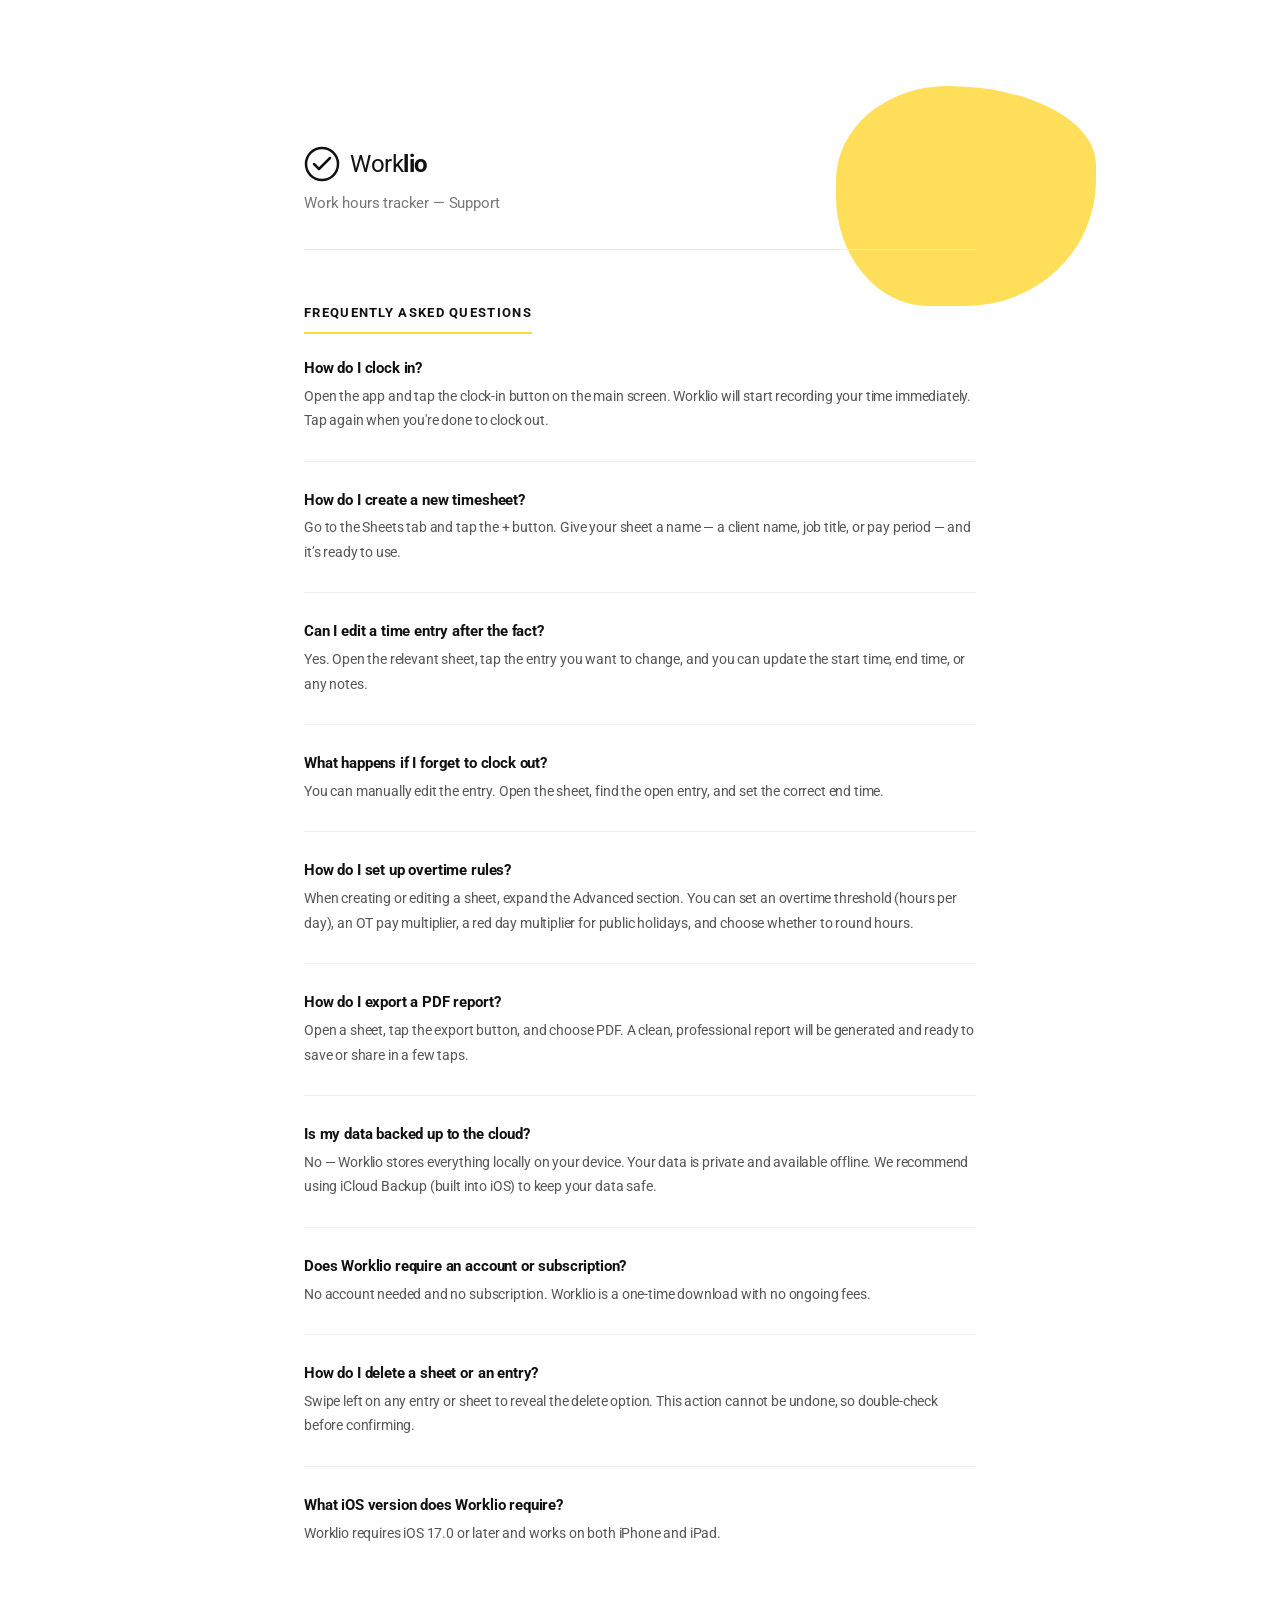
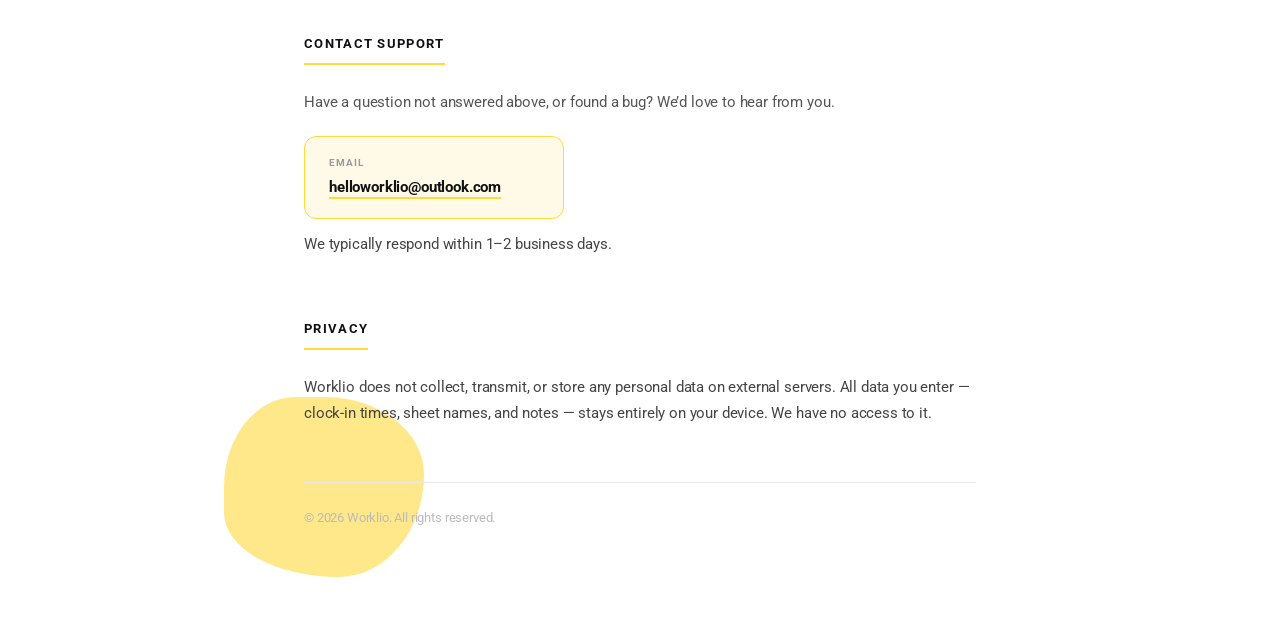
<file: index.html>
<!DOCTYPE HTML>
<html lang="en">
	<head>
		<title>Worklio – Support</title>
		<meta charset="utf-8" />
		<meta name="viewport" content="width=device-width, initial-scale=1, user-scalable=no" />
		<link rel="stylesheet" href="assets/css/main.css" />
		<link rel="stylesheet" href="assets/css/worklio.css" />
	</head>
	<body class="is-preload support-page">

		<div id="worklio-wrap">

			<!-- Header -->
			<header id="worklio-header">
				<div class="worklio-logo">
					<svg width="36" height="36" viewBox="0 0 36 36" fill="none" xmlns="http://www.w3.org/2000/svg">
						<circle cx="18" cy="18" r="16" stroke="#111111" stroke-width="2.5"/>
						<polyline points="10,18 15,23 26,12" stroke="#111111" stroke-width="2.5" stroke-linecap="round" stroke-linejoin="round" fill="none"/>
					</svg>
					<span>Work<strong>lio</strong></span>
				</div>
				<p class="worklio-tagline">Work hours tracker &mdash; Support</p>
			</header>

			<!-- FAQ -->
			<section class="worklio-section" id="faq">
				<h2>Frequently asked questions</h2>

				<div class="faq-item">
					<div class="faq-q">How do I clock in?</div>
					<div class="faq-a">Open the app and tap the clock-in button on the main screen. Worklio will start recording your time immediately. Tap again when you're done to clock out.</div>
				</div>

				<div class="faq-item">
					<div class="faq-q">How do I create a new timesheet?</div>
					<div class="faq-a">Go to the Sheets tab and tap the + button. Give your sheet a name &mdash; a client name, job title, or pay period &mdash; and it&rsquo;s ready to use.</div>
				</div>

				<div class="faq-item">
					<div class="faq-q">Can I edit a time entry after the fact?</div>
					<div class="faq-a">Yes. Open the relevant sheet, tap the entry you want to change, and you can update the start time, end time, or any notes.</div>
				</div>

				<div class="faq-item">
					<div class="faq-q">What happens if I forget to clock out?</div>
					<div class="faq-a">You can manually edit the entry. Open the sheet, find the open entry, and set the correct end time.</div>
				</div>

				<div class="faq-item">
					<div class="faq-q">How do I set up overtime rules?</div>
					<div class="faq-a">When creating or editing a sheet, expand the Advanced section. You can set an overtime threshold (hours per day), an OT pay multiplier, a red day multiplier for public holidays, and choose whether to round hours.</div>
				</div>

				<div class="faq-item">
					<div class="faq-q">How do I export a PDF report?</div>
					<div class="faq-a">Open a sheet, tap the export button, and choose PDF. A clean, professional report will be generated and ready to save or share in a few taps.</div>
				</div>

				<div class="faq-item">
					<div class="faq-q">Is my data backed up to the cloud?</div>
					<div class="faq-a">No &mdash; Worklio stores everything locally on your device. Your data is private and available offline. We recommend using iCloud Backup (built into iOS) to keep your data safe.</div>
				</div>

				<div class="faq-item">
					<div class="faq-q">Does Worklio require an account or subscription?</div>
					<div class="faq-a">No account needed and no subscription. Worklio is a one-time download with no ongoing fees.</div>
				</div>

				<div class="faq-item">
					<div class="faq-q">How do I delete a sheet or an entry?</div>
					<div class="faq-a">Swipe left on any entry or sheet to reveal the delete option. This action cannot be undone, so double-check before confirming.</div>
				</div>

				<div class="faq-item">
					<div class="faq-q">What iOS version does Worklio require?</div>
					<div class="faq-a">Worklio requires iOS 17.0 or later and works on both iPhone and iPad.</div>
				</div>
			</section>

			<!-- Contact -->
			<section class="worklio-section" id="contact">
				<h2>Contact support</h2>
				<p class="section-intro">Have a question not answered above, or found a bug? We&rsquo;d love to hear from you.</p>
				<div class="contact-card">
					<div class="contact-label">Email</div>
					<div class="contact-value"><a href="mailto:helloworklio@outlook.com">helloworklio@outlook.com</a></div>
				</div>
				<p class="response-note">We typically respond within 1&ndash;2 business days.</p>
			</section>

			<!-- Privacy -->
			<section class="worklio-section" id="privacy">
				<h2>Privacy</h2>
				<p>Worklio does not collect, transmit, or store any personal data on external servers. All data you enter &mdash; clock-in times, sheet names, and notes &mdash; stays entirely on your device. We have no access to it.</p>
			</section>

			<!-- Footer -->
			<footer id="worklio-footer">
				<p>&copy; 2026 Worklio. All rights reserved.</p>
			</footer>

		</div>

		<script src="assets/js/main.js"></script>

	</body>
</html>
</file>
<file: assets/css/worklio.css>
/* Worklio Support Page — overrides for Eventually template */

/* Reset Eventually's full-screen dark layout for support page */
body.support-page {
  background: #ffffff;
  color: #1a1a1a;
  display: block;
  height: auto;
  min-height: 100vh;
  overflow-x: hidden;
  overflow-y: auto;
  font-family: "Roboto", -apple-system, BlinkMacSystemFont, "Helvetica Neue", sans-serif;
  font-size: 16px;
  line-height: 1.7;
}

/* Hide the Eventually background layer on support page */
body.support-page #bg {
  display: none;
}

/* Fade-in on load (reuse Eventually's is-preload mechanism) */
body.support-page.is-preload #worklio-wrap {
  opacity: 0;
  transform: translateY(12px);
}

#worklio-wrap {
  transition: opacity 0.6s ease, transform 0.6s ease;
  opacity: 1;
  transform: translateY(0);
  max-width: 720px;
  margin: 0 auto;
  padding: 0 1.5rem;
}

/* ── Header ── */
#worklio-header {
  padding: 3rem 0 2rem;
  border-bottom: 1px solid #e8e8e5;
  margin-bottom: 3rem;
  position: relative;
}

#worklio-header::before {
  content: "";
  position: absolute;
  top: -10px;
  right: -120px;
  width: 260px;
  height: 220px;
  background: #FFD93D;
  border-radius: 60% 80% 70% 50% / 60% 50% 80% 70%;
  z-index: -1;
  opacity: 0.85;
}

.worklio-logo {
  display: flex;
  align-items: center;
  gap: 10px;
  margin-bottom: 0.4rem;
  color: #111111;
}

.worklio-logo span {
  font-size: 24px;
  font-weight: 400;
  letter-spacing: -0.5px;
  color: #111111;
}

.worklio-logo strong {
  font-weight: 700;
  color: #111111;
}

.worklio-logo svg circle,
.worklio-logo svg polyline {
  stroke: #111111;
}

.worklio-tagline {
  font-size: 15px;
  color: #777;
  font-weight: 400;
  margin: 0;
}

/* ── Sections ── */
.worklio-section {
  margin-bottom: 3.5rem;
}

.worklio-section h2 {
  font-size: 13px;
  font-weight: 700;
  text-transform: uppercase;
  letter-spacing: 0.1em;
  color: #111111;
  margin-bottom: 1.5rem;
  padding-bottom: 0.6rem;
  border-bottom: 2px solid #FFD93D;
  display: inline-block;
}

.worklio-section p {
  font-size: 15px;
  color: #444;
  line-height: 1.75;
  margin: 0;
}

.section-intro {
  margin-bottom: 1.25rem !important;
  color: #555 !important;
}

/* ── FAQ ── */
.faq-item {
  margin-bottom: 1.75rem;
  padding-bottom: 1.75rem;
  border-bottom: 1px solid #f0f0ec;
}

.faq-item:last-child {
  border-bottom: none;
}

.faq-q {
  font-size: 15px;
  font-weight: 700;
  color: #111111;
  margin-bottom: 0.3rem;
  line-height: 1.4;
}

.faq-a {
  font-size: 14px;
  color: #555;
  line-height: 1.75;
}

/* ── Contact card ── */
.contact-card {
  display: inline-block;
  background: #fffae8;
  border: 1px solid #FFD93D;
  border-radius: 12px;
  padding: 1.1rem 1.5rem;
  min-width: 260px;
  margin-bottom: 0.75rem;
}

.contact-label {
  font-size: 10px;
  font-weight: 700;
  text-transform: uppercase;
  letter-spacing: 0.1em;
  color: #999;
  margin-bottom: 0.25rem;
}

.contact-value {
  font-size: 15px;
}

.contact-value a {
  color: #111111;
  text-decoration: none;
  font-weight: 700;
  border-bottom: 2px solid #FFD93D;
  padding-bottom: 1px;
  transition: border-color 0.15s;
}

.contact-value a:hover {
  border-color: #111111;
}

.response-note {
  font-size: 13px;
  color: #aaa;
  margin: 0 !important;
}

/* ── Footer ── */
#worklio-footer {
  border-top: 1px solid #e8e8e5;
  padding: 1.5rem 0 3rem;
  position: relative;
}

#worklio-footer::before {
  content: "";
  position: absolute;
  bottom: 0;
  left: -80px;
  width: 200px;
  height: 180px;
  background: #FFD93D;
  border-radius: 50% 70% 60% 80% / 70% 60% 80% 50%;
  z-index: -1;
  opacity: 0.6;
}

#worklio-footer p {
  font-size: 13px;
  color: #bbb;
  margin: 0;
}

/* ── Responsive ── */
@media (max-width: 600px) {
  #worklio-header::before {
    right: -40px;
    width: 180px;
    height: 160px;
  }

  .worklio-section h2 {
    font-size: 12px;
  }

  .contact-card {
    width: 100%;
  }
}

/* ── Dark mode ── */
@media (prefers-color-scheme: dark) {
  body.support-page {
    background: #111111;
    color: #e8e8e5;
  }

  #worklio-header {
    border-bottom-color: #2a2a2a;
  }

  .worklio-logo span,
  .worklio-logo strong {
    color: #e8e8e5;
  }

  .worklio-logo svg circle,
  .worklio-logo svg polyline {
    stroke: #e8e8e5;
  }

  .worklio-tagline {
    color: #666;
  }

  .worklio-section h2 {
    color: #e8e8e5;
  }

  .faq-q {
    color: #e8e8e5;
  }

  .faq-a,
  .worklio-section p {
    color: #888;
  }

  .faq-item {
    border-bottom-color: #1e1e1e;
  }

  .contact-card {
    background: #1a1800;
    border-color: #8a6e00;
  }

  .contact-value a {
    color: #e8e8e5;
    border-bottom-color: #FFD93D;
  }

  .contact-value a:hover {
    border-color: #e8e8e5;
  }

  #worklio-footer {
    border-top-color: #2a2a2a;
  }

  #worklio-footer p {
    color: #444;
  }
}
</file>
<file: assets/css/main.css>
@import url(fontawesome-all.min.css);
@import url("https://fonts.googleapis.com/css?family=Roboto:400,700");
/*
	Eventually by HTML5 UP
	html5up.net | @ajlkn
	Free for personal and commercial use under the CCA 3.0 license (html5up.net/license)
*/
html, body, div, span, applet, object,
iframe, h1, h2, h3, h4, h5, h6, p, blockquote,
pre, a, abbr, acronym, address, big, cite,
code, del, dfn, em, img, ins, kbd, q, s, samp,
small, strike, strong, sub, sup, tt, var, b,
u, i, center, dl, dt, dd, ol, ul, li, fieldset,
form, label, legend, table, caption, tbody,
tfoot, thead, tr, th, td, article, aside,
canvas, details, embed, figure, figcaption,
footer, header, hgroup, menu, nav, output, ruby,
section, summary, time, mark, audio, video {
  margin: 0;
  padding: 0;
  border: 0;
  font-size: 100%;
  font: inherit;
  vertical-align: baseline; }

article, aside, details, figcaption, figure,
footer, header, hgroup, menu, nav, section {
  display: block; }

body {
  line-height: 1; }

ol, ul {
  list-style: none; }

blockquote, q {
  quotes: none; }
  blockquote:before, blockquote:after, q:before, q:after {
    content: '';
    content: none; }

table {
  border-collapse: collapse;
  border-spacing: 0; }

body {
  -webkit-text-size-adjust: none; }

mark {
  background-color: transparent;
  color: inherit; }

input::-moz-focus-inner {
  border: 0;
  padding: 0; }

input, select, textarea {
  -moz-appearance: none;
  -webkit-appearance: none;
  -ms-appearance: none;
  appearance: none; }

/* Basic */
@-ms-viewport {
  width: device-width; }

body {
  -ms-overflow-style: scrollbar; }

@media screen and (max-width: 480px) {
  html, body {
    min-width: 320px; } }

html {
  box-sizing: border-box; }

*, *:before, *:after {
  box-sizing: inherit; }

html, body {
  height: 100%;
  overflow-x: hidden;
  width: 100%; }
  @media screen and (max-height: 640px) {
    html, body {
      height: auto;
      min-height: 100%; } }

body {
  display: -moz-flex;
  display: -webkit-flex;
  display: -ms-flex;
  display: flex;
  -moz-flex-direction: column;
  -webkit-flex-direction: column;
  -ms-flex-direction: column;
  flex-direction: column;
  -moz-justify-content: center;
  -webkit-justify-content: center;
  -ms-justify-content: center;
  justify-content: center;
  background-color: #000;
  padding: 6em 4em 4em 4em; }
  body.is-preload *, body.is-preload *:before, body.is-preload *:after {
    -moz-animation: none !important;
    -webkit-animation: none !important;
    -ms-animation: none !important;
    animation: none !important;
    -moz-transition: none !important;
    -webkit-transition: none !important;
    -ms-transition: none !important;
    transition: none !important; }
  body > * {
    position: relative;
    z-index: 2; }
  @media screen and (max-width: 1680px) {
    body {
      padding: 6em 3.5em 3.5em 3.5em; } }
  @media screen and (max-width: 736px) {
    body {
      padding: 5em 2em 2em 2em; } }
  @media screen and (max-width: 360px) {
    body {
      padding: 5em 1.25em 1.25em 1.25em; } }

/* BG */
#bg {
  -moz-transition: opacity 2s ease-in-out;
  -webkit-transition: opacity 2s ease-in-out;
  -ms-transition: opacity 2s ease-in-out;
  transition: opacity 2s ease-in-out;
  height: 100%;
  left: 0;
  opacity: 0.375;
  position: fixed;
  top: 0;
  width: 100%;
  z-index: 1; }
  #bg div {
    -moz-transition: opacity 3s ease;
    -webkit-transition: opacity 3s ease;
    -ms-transition: opacity 3s ease;
    transition: opacity 3s ease;
    background-size: cover;
    height: 100%;
    left: 0;
    opacity: 0;
    position: absolute;
    top: 0;
    visibility: hidden;
    width: 150%; }
    #bg div.visible {
      -moz-animation: bg 45s linear infinite;
      -webkit-animation: bg 45s linear infinite;
      -ms-animation: bg 45s linear infinite;
      animation: bg 45s linear infinite;
      opacity: 1;
      visibility: visible;
      z-index: 1; }
      #bg div.visible.top {
        z-index: 2; }
      @media screen and (max-width: 1280px) {
        #bg div.visible {
          -moz-animation: bg 29.25s linear infinite;
          -webkit-animation: bg 29.25s linear infinite;
          -ms-animation: bg 29.25s linear infinite;
          animation: bg 29.25s linear infinite; } }
      @media screen and (max-width: 736px) {
        #bg div.visible {
          -moz-animation: bg 18s linear infinite;
          -webkit-animation: bg 18s linear infinite;
          -ms-animation: bg 18s linear infinite;
          animation: bg 18s linear infinite; } }
    #bg div:only-child {
      -moz-animation-direction: alternate !important;
      -webkit-animation-direction: alternate !important;
      -ms-animation-direction: alternate !important;
      animation-direction: alternate !important; }
  body.is-preload #bg {
    opacity: 0; }

@-moz-keyframes bg {
  0% {
    -moz-transform: translateX(0);
    -webkit-transform: translateX(0);
    -ms-transform: translateX(0);
    transform: translateX(0); }
  100% {
    -moz-transform: translateX(-25%);
    -webkit-transform: translateX(-25%);
    -ms-transform: translateX(-25%);
    transform: translateX(-25%); } }

@-webkit-keyframes bg {
  0% {
    -moz-transform: translateX(0);
    -webkit-transform: translateX(0);
    -ms-transform: translateX(0);
    transform: translateX(0); }
  100% {
    -moz-transform: translateX(-25%);
    -webkit-transform: translateX(-25%);
    -ms-transform: translateX(-25%);
    transform: translateX(-25%); } }

@-ms-keyframes bg {
  0% {
    -moz-transform: translateX(0);
    -webkit-transform: translateX(0);
    -ms-transform: translateX(0);
    transform: translateX(0); }
  100% {
    -moz-transform: translateX(-25%);
    -webkit-transform: translateX(-25%);
    -ms-transform: translateX(-25%);
    transform: translateX(-25%); } }

@keyframes bg {
  0% {
    -moz-transform: translateX(0);
    -webkit-transform: translateX(0);
    -ms-transform: translateX(0);
    transform: translateX(0); }
  100% {
    -moz-transform: translateX(-25%);
    -webkit-transform: translateX(-25%);
    -ms-transform: translateX(-25%);
    transform: translateX(-25%); } }

/* Type */
body, input, select, textarea {
  color: rgba(255, 255, 255, 0.75);
  font-family: "Roboto", sans-serif;
  font-size: 16pt;
  font-weight: 400;
  letter-spacing: -0.01em;
  line-height: 1.65em; }
  @media screen and (max-width: 1680px) {
    body, input, select, textarea {
      font-size: 12pt; } }
  @media screen and (max-width: 1280px) {
    body, input, select, textarea {
      font-size: 11pt; } }
  @media screen and (max-width: 980px) {
    body, input, select, textarea {
      font-size: 12pt; } }
  @media screen and (max-width: 736px) {
    body, input, select, textarea {
      font-size: 12pt; } }
  @media screen and (max-width: 480px) {
    body, input, select, textarea {
      font-size: 12pt; } }

a {
  -moz-transition: border-bottom-color 0.2s ease, color 0.2s ease;
  -webkit-transition: border-bottom-color 0.2s ease, color 0.2s ease;
  -ms-transition: border-bottom-color 0.2s ease, color 0.2s ease;
  transition: border-bottom-color 0.2s ease, color 0.2s ease;
  border-bottom: dotted 1px rgba(255, 255, 255, 0.25);
  color: #1cb495;
  text-decoration: none; }
  a:hover {
    border-bottom-color: transparent;
    color: #1cb495 !important;
    text-decoration: none; }

strong, b {
  color: #fff;
  font-weight: 700; }

em, i {
  font-style: italic; }

p {
  margin: 0 0 2em 0; }

h1, h2, h3, h4, h5, h6 {
  color: #fff;
  font-weight: 700;
  line-height: 1em;
  margin: 0 0 1em 0; }
  h1 a, h2 a, h3 a, h4 a, h5 a, h6 a {
    color: inherit;
    text-decoration: none; }

h1 {
  font-size: 2.5em;
  line-height: 1.25em; }

h2 {
  font-size: 1.75em;
  line-height: 1.5em; }

h3 {
  font-size: 1.35em;
  line-height: 1.5em; }

h4 {
  font-size: 1.1em;
  line-height: 1.5em; }

h5 {
  font-size: 0.9em;
  line-height: 1.5em; }

h6 {
  font-size: 0.7em;
  line-height: 1.5em; }

sub {
  font-size: 0.8em;
  position: relative;
  top: 0.5em; }

sup {
  font-size: 0.8em;
  position: relative;
  top: -0.5em; }

blockquote {
  border-left: solid 8px rgba(255, 255, 255, 0.35);
  font-style: italic;
  margin: 0 0 2em 0;
  padding: 0.5em 0 0.5em 2em; }

code {
  background: rgba(255, 255, 255, 0.125);
  border-radius: 6px;
  border: solid 2px rgba(255, 255, 255, 0.35);
  font-family: "Courier New", monospace;
  font-size: 0.9em;
  margin: 0 0.25em;
  padding: 0.25em 0.65em; }

pre {
  -webkit-overflow-scrolling: touch;
  font-family: "Courier New", monospace;
  font-size: 0.9em;
  margin: 0 0 2em 0; }
  pre code {
    display: block;
    line-height: 1.75em;
    padding: 1em 1.5em;
    overflow-x: auto; }

hr {
  border: 0;
  border-bottom: solid 2px rgba(255, 255, 255, 0.35);
  margin: 2em 0; }
  hr.major {
    margin: 3em 0; }

/* Section/Article */
section.special, article.special {
  text-align: center; }

header p {
  color: rgba(255, 255, 255, 0.5);
  position: relative;
  margin: 0 0 1.5em 0; }

header h2 + p {
  font-size: 1.25em;
  margin-top: -1em;
  line-height: 1.5em; }

header h3 + p {
  font-size: 1.1em;
  margin-top: -0.8em;
  line-height: 1.5em; }

header h4 + p,
header h5 + p,
header h6 + p {
  font-size: 0.9em;
  margin-top: -0.6em;
  line-height: 1.5em; }

@media screen and (max-width: 980px) {
  header br {
    display: none; } }

@media screen and (max-width: 736px) {
  header br {
    display: inline; } }

@media screen and (max-width: 480px) {
  header br {
    display: none; } }

/* Icon */
.icon {
  text-decoration: none;
  border-bottom: none;
  position: relative; }
  .icon:before {
    -moz-osx-font-smoothing: grayscale;
    -webkit-font-smoothing: antialiased;
    display: inline-block;
    font-style: normal;
    font-variant: normal;
    text-rendering: auto;
    line-height: 1;
    text-transform: none !important;
    font-family: 'Font Awesome 5 Free';
    font-weight: 400; }
  .icon > .label {
    display: none; }
  .icon:before {
    line-height: inherit; }
  .icon.solid:before {
    font-weight: 900; }
  .icon.brands:before {
    font-family: 'Font Awesome 5 Brands'; }

/* List */
ol {
  list-style: decimal;
  margin: 0 0 2em 0;
  padding-left: 1.25em; }
  ol li {
    padding-left: 0.25em; }

ul {
  list-style: disc;
  margin: 0 0 2em 0;
  padding-left: 1em; }
  ul li {
    padding-left: 0.5em; }

/* Icons */
ul.icons {
  cursor: default;
  list-style: none;
  padding-left: 0; }
  ul.icons li {
    display: inline-block;
    padding: 0 1em 0 0; }
    ul.icons li:last-child {
      padding-right: 0; }
    ul.icons li .icon:before {
      font-size: 1.25em; }
    ul.icons li a {
      color: inherit; }

/* Form */
form {
  margin: 0 0 2em 0; }
  form .message {
    text-decoration: none;
    -moz-transition: opacity 0.2s ease-in-out, -moz-transform 0.2s ease-in-out;
    -webkit-transition: opacity 0.2s ease-in-out, -webkit-transform 0.2s ease-in-out;
    -ms-transition: opacity 0.2s ease-in-out, -ms-transform 0.2s ease-in-out;
    transition: opacity 0.2s ease-in-out, transform 0.2s ease-in-out;
    -moz-transform: scale(1.05);
    -webkit-transform: scale(1.05);
    -ms-transform: scale(1.05);
    transform: scale(1.05);
    height: 2.75em;
    line-height: 2.75em;
    opacity: 0; }
    form .message:before {
      -moz-osx-font-smoothing: grayscale;
      -webkit-font-smoothing: antialiased;
      display: inline-block;
      font-style: normal;
      font-variant: normal;
      text-rendering: auto;
      line-height: 1;
      text-transform: none !important;
      font-family: 'Font Awesome 5 Free';
      font-weight: 900; }
    form .message:before {
      margin-right: 0.5em; }
    form .message.visible {
      -moz-transform: scale(1);
      -webkit-transform: scale(1);
      -ms-transform: scale(1);
      transform: scale(1);
      opacity: 1; }
    form .message.success {
      color: #1cb495; }
      form .message.success:before {
        content: '\f00c'; }
    form .message.failure {
      color: #ff2361; }
      form .message.failure:before {
        content: '\f119'; }

label {
  color: #fff;
  display: block;
  font-size: 0.9em;
  font-weight: 700;
  margin: 0 0 1em 0; }

@-moz-keyframes focus {
  0% {
    -moz-transform: scale(1);
    -webkit-transform: scale(1);
    -ms-transform: scale(1);
    transform: scale(1); }
  50% {
    -moz-transform: scale(1.025);
    -webkit-transform: scale(1.025);
    -ms-transform: scale(1.025);
    transform: scale(1.025); }
  100% {
    -moz-transform: scale(1);
    -webkit-transform: scale(1);
    -ms-transform: scale(1);
    transform: scale(1); } }

@-webkit-keyframes focus {
  0% {
    -moz-transform: scale(1);
    -webkit-transform: scale(1);
    -ms-transform: scale(1);
    transform: scale(1); }
  50% {
    -moz-transform: scale(1.025);
    -webkit-transform: scale(1.025);
    -ms-transform: scale(1.025);
    transform: scale(1.025); }
  100% {
    -moz-transform: scale(1);
    -webkit-transform: scale(1);
    -ms-transform: scale(1);
    transform: scale(1); } }

@-ms-keyframes focus {
  0% {
    -moz-transform: scale(1);
    -webkit-transform: scale(1);
    -ms-transform: scale(1);
    transform: scale(1); }
  50% {
    -moz-transform: scale(1.025);
    -webkit-transform: scale(1.025);
    -ms-transform: scale(1.025);
    transform: scale(1.025); }
  100% {
    -moz-transform: scale(1);
    -webkit-transform: scale(1);
    -ms-transform: scale(1);
    transform: scale(1); } }

@keyframes focus {
  0% {
    -moz-transform: scale(1);
    -webkit-transform: scale(1);
    -ms-transform: scale(1);
    transform: scale(1); }
  50% {
    -moz-transform: scale(1.025);
    -webkit-transform: scale(1.025);
    -ms-transform: scale(1.025);
    transform: scale(1.025); }
  100% {
    -moz-transform: scale(1);
    -webkit-transform: scale(1);
    -ms-transform: scale(1);
    transform: scale(1); } }

input[type="text"],
input[type="password"],
input[type="email"],
select,
textarea {
  -moz-appearance: none;
  -webkit-appearance: none;
  -ms-appearance: none;
  appearance: none;
  -moz-transform: scale(1);
  -webkit-transform: scale(1);
  -ms-transform: scale(1);
  transform: scale(1);
  -moz-transition: border-color 0.2s ease, background-color 0.2s ease;
  -webkit-transition: border-color 0.2s ease, background-color 0.2s ease;
  -ms-transition: border-color 0.2s ease, background-color 0.2s ease;
  transition: border-color 0.2s ease, background-color 0.2s ease;
  background-color: transparent;
  border-radius: 6px;
  border: none;
  border: solid 2px rgba(255, 255, 255, 0.35);
  color: inherit;
  display: block;
  outline: 0;
  padding: 0 1em;
  text-decoration: none;
  width: 100%; }
  input[type="text"]:invalid,
  input[type="password"]:invalid,
  input[type="email"]:invalid,
  select:invalid,
  textarea:invalid {
    box-shadow: none; }
  input[type="text"]:focus,
  input[type="password"]:focus,
  input[type="email"]:focus,
  select:focus,
  textarea:focus {
    -moz-animation: focus 0.1s;
    -webkit-animation: focus 0.1s;
    -ms-animation: focus 0.1s;
    animation: focus 0.1s;
    background-color: rgba(255, 255, 255, 0.125);
    border-color: #1cb495; }

select {
  background-image: url("data:image/svg+xml;charset=utf8,%3Csvg xmlns='http://www.w3.org/2000/svg' width='40' height='40' preserveAspectRatio='none' viewBox='0 0 40 40'%3E%3Cpath d='M9.4,12.3l10.4,10.4l10.4-10.4c0.2-0.2,0.5-0.4,0.9-0.4c0.3,0,0.6,0.1,0.9,0.4l3.3,3.3c0.2,0.2,0.4,0.5,0.4,0.9 c0,0.4-0.1,0.6-0.4,0.9L20.7,31.9c-0.2,0.2-0.5,0.4-0.9,0.4c-0.3,0-0.6-0.1-0.9-0.4L4.3,17.3c-0.2-0.2-0.4-0.5-0.4-0.9 c0-0.4,0.1-0.6,0.4-0.9l3.3-3.3c0.2-0.2,0.5-0.4,0.9-0.4S9.1,12.1,9.4,12.3z' fill='rgba(255, 255, 255, 0.35)' /%3E%3C/svg%3E");
  background-size: 1.25rem;
  background-repeat: no-repeat;
  background-position: calc(100% - 1rem) center;
  height: 2.75em;
  padding-right: 2.75em;
  text-overflow: ellipsis; }
  select option {
    color: #fff;
    background: #000; }
  select:focus::-ms-value {
    background-color: transparent; }
  select::-ms-expand {
    display: none; }

input[type="text"],
input[type="password"],
input[type="email"],
select {
  height: 2.75em; }

textarea {
  padding: 0.75em 1em; }

input[type="checkbox"],
input[type="radio"] {
  -moz-appearance: none;
  -webkit-appearance: none;
  -ms-appearance: none;
  appearance: none;
  display: block;
  float: left;
  margin-right: -2em;
  opacity: 0;
  width: 1em;
  z-index: -1; }
  input[type="checkbox"] + label,
  input[type="radio"] + label {
    text-decoration: none;
    color: rgba(255, 255, 255, 0.75);
    cursor: pointer;
    display: inline-block;
    font-size: 1em;
    font-weight: 400;
    padding-left: 2.4em;
    padding-right: 0.75em;
    position: relative; }
    input[type="checkbox"] + label:before,
    input[type="radio"] + label:before {
      -moz-osx-font-smoothing: grayscale;
      -webkit-font-smoothing: antialiased;
      display: inline-block;
      font-style: normal;
      font-variant: normal;
      text-rendering: auto;
      line-height: 1;
      text-transform: none !important;
      font-family: 'Font Awesome 5 Free';
      font-weight: 900; }
    input[type="checkbox"] + label:before,
    input[type="radio"] + label:before {
      background: rgba(255, 255, 255, 0.125);
      border-radius: 6px;
      border: solid 2px rgba(255, 255, 255, 0.35);
      content: '';
      display: inline-block;
      font-size: 0.8em;
      height: 1.65em;
      left: 0;
      line-height: 1.65em;
      position: absolute;
      text-align: center;
      top: 0;
      width: 1.65em; }
  input[type="checkbox"]:checked + label:before,
  input[type="radio"]:checked + label:before {
    background: #1cb495;
    border-color: #1cb495;
    color: #ffffff;
    content: '\f00c'; }
  input[type="checkbox"]:focus + label:before,
  input[type="radio"]:focus + label:before {
    border-color: #1cb495;
    box-shadow: 0 0 0 2px #1cb495; }

input[type="checkbox"] + label:before {
  border-radius: 6px; }

input[type="radio"] + label:before {
  border-radius: 100%; }

::-webkit-input-placeholder {
  color: rgba(255, 255, 255, 0.5) !important;
  opacity: 1.0; }

:-moz-placeholder {
  color: rgba(255, 255, 255, 0.5) !important;
  opacity: 1.0; }

::-moz-placeholder {
  color: rgba(255, 255, 255, 0.5) !important;
  opacity: 1.0; }

:-ms-input-placeholder {
  color: rgba(255, 255, 255, 0.5) !important;
  opacity: 1.0; }

.formerize-placeholder {
  color: rgba(255, 255, 255, 0.5) !important;
  opacity: 1.0; }

/* Button */
input[type="submit"],
input[type="reset"],
input[type="button"],
button,
.button {
  -moz-appearance: none;
  -webkit-appearance: none;
  -ms-appearance: none;
  appearance: none;
  -moz-transition: background-color 0.2s ease-in-out, color 0.2s ease-in-out, opacity 0.2s ease-in-out;
  -webkit-transition: background-color 0.2s ease-in-out, color 0.2s ease-in-out, opacity 0.2s ease-in-out;
  -ms-transition: background-color 0.2s ease-in-out, color 0.2s ease-in-out, opacity 0.2s ease-in-out;
  transition: background-color 0.2s ease-in-out, color 0.2s ease-in-out, opacity 0.2s ease-in-out;
  background-color: #1cb495;
  border-radius: 6px;
  border: 0;
  color: #ffffff !important;
  cursor: pointer;
  display: inline-block;
  font-weight: 700;
  height: 2.75em;
  line-height: 2.75em;
  padding: 0 1.125em;
  text-align: center;
  text-decoration: none;
  white-space: nowrap; }
  input[type="submit"]:hover,
  input[type="reset"]:hover,
  input[type="button"]:hover,
  button:hover,
  .button:hover {
    background-color: #1fcaa7; }
  input[type="submit"]:active,
  input[type="reset"]:active,
  input[type="button"]:active,
  button:active,
  .button:active {
    background-color: #199e83; }
  input[type="submit"].disabled, input[type="submit"]:disabled,
  input[type="reset"].disabled,
  input[type="reset"]:disabled,
  input[type="button"].disabled,
  input[type="button"]:disabled,
  button.disabled,
  button:disabled,
  .button.disabled,
  .button:disabled {
    opacity: 0.5; }
  @media screen and (max-width: 480px) {
    input[type="submit"],
    input[type="reset"],
    input[type="button"],
    button,
    .button {
      padding: 0; } }

/* Header */
#header h1 {
  font-size: 3.25em;
  margin: 0 0 0.55em 0; }

#header p {
  font-size: 1.35em;
  line-height: 1.65em; }

#header a {
  color: inherit; }

@media screen and (max-width: 736px) {
  #header h1 {
    font-size: 2em; }
  #header p {
    font-size: 1em; } }

@media screen and (max-width: 480px) {
  #header {
    margin: 0 0 1em 0; } }

/* Signup Form */
#signup-form {
  display: -moz-flex;
  display: -webkit-flex;
  display: -ms-flex;
  display: flex;
  position: relative; }
  #signup-form input[type="text"],
  #signup-form input[type="password"],
  #signup-form input[type="email"] {
    width: 18em; }
  #signup-form > * {
    margin: 0 0 0 1em; }
  #signup-form > :first-child {
    margin: 0 0 0 0; }
  @media screen and (max-width: 480px) {
    #signup-form {
      -moz-flex-direction: column;
      -webkit-flex-direction: column;
      -ms-flex-direction: column;
      flex-direction: column; }
      #signup-form input[type="type"],
      #signup-form input[type="password"],
      #signup-form input[type="email"] {
        width: 100%; }
      #signup-form > * {
        margin: 1.25em 0 0 0; }
      #signup-form .message {
        bottom: -1.5em;
        font-size: 0.9em;
        height: 1em;
        left: 0;
        line-height: inherit;
        margin-top: 0;
        position: absolute; } }

/* Footer */
#footer {
  -moz-transition: opacity 0.5s ease-in-out;
  -webkit-transition: opacity 0.5s ease-in-out;
  -ms-transition: opacity 0.5s ease-in-out;
  transition: opacity 0.5s ease-in-out;
  bottom: 4em;
  color: rgba(255, 255, 255, 0.5);
  left: 4em;
  opacity: 0.5;
  position: absolute; }
  #footer .icons {
    margin: 0 0 0.5em 0; }
  #footer .copyright {
    font-size: 0.8em;
    list-style: none;
    padding: 0; }
    #footer .copyright li {
      border-left: solid 1px rgba(255, 255, 255, 0.25);
      display: inline-block;
      line-height: 1em;
      margin: 0 0 0 0.75em;
      padding: 0 0 0 0.75em; }
      #footer .copyright li:first-child {
        border-left: 0;
        margin-left: 0;
        padding-left: 0; }
    #footer .copyright a {
      color: inherit; }
  #footer:hover {
    opacity: 1; }
  #footer > :last-child {
    margin-bottom: 0; }
  @media screen and (max-width: 1680px) {
    #footer {
      bottom: 3.5em;
      left: 3.5em; } }
  @media screen and (max-width: 736px) {
    #footer {
      bottom: 2em;
      left: 2em; } }
  @media screen and (max-width: 360px) {
    #footer {
      bottom: 1.25em;
      left: 1.25em; } }
  @media screen and (max-height: 640px) {
    #footer {
      bottom: auto;
      left: auto;
      margin: 1em 0 0 0;
      position: relative; } }
</file>
